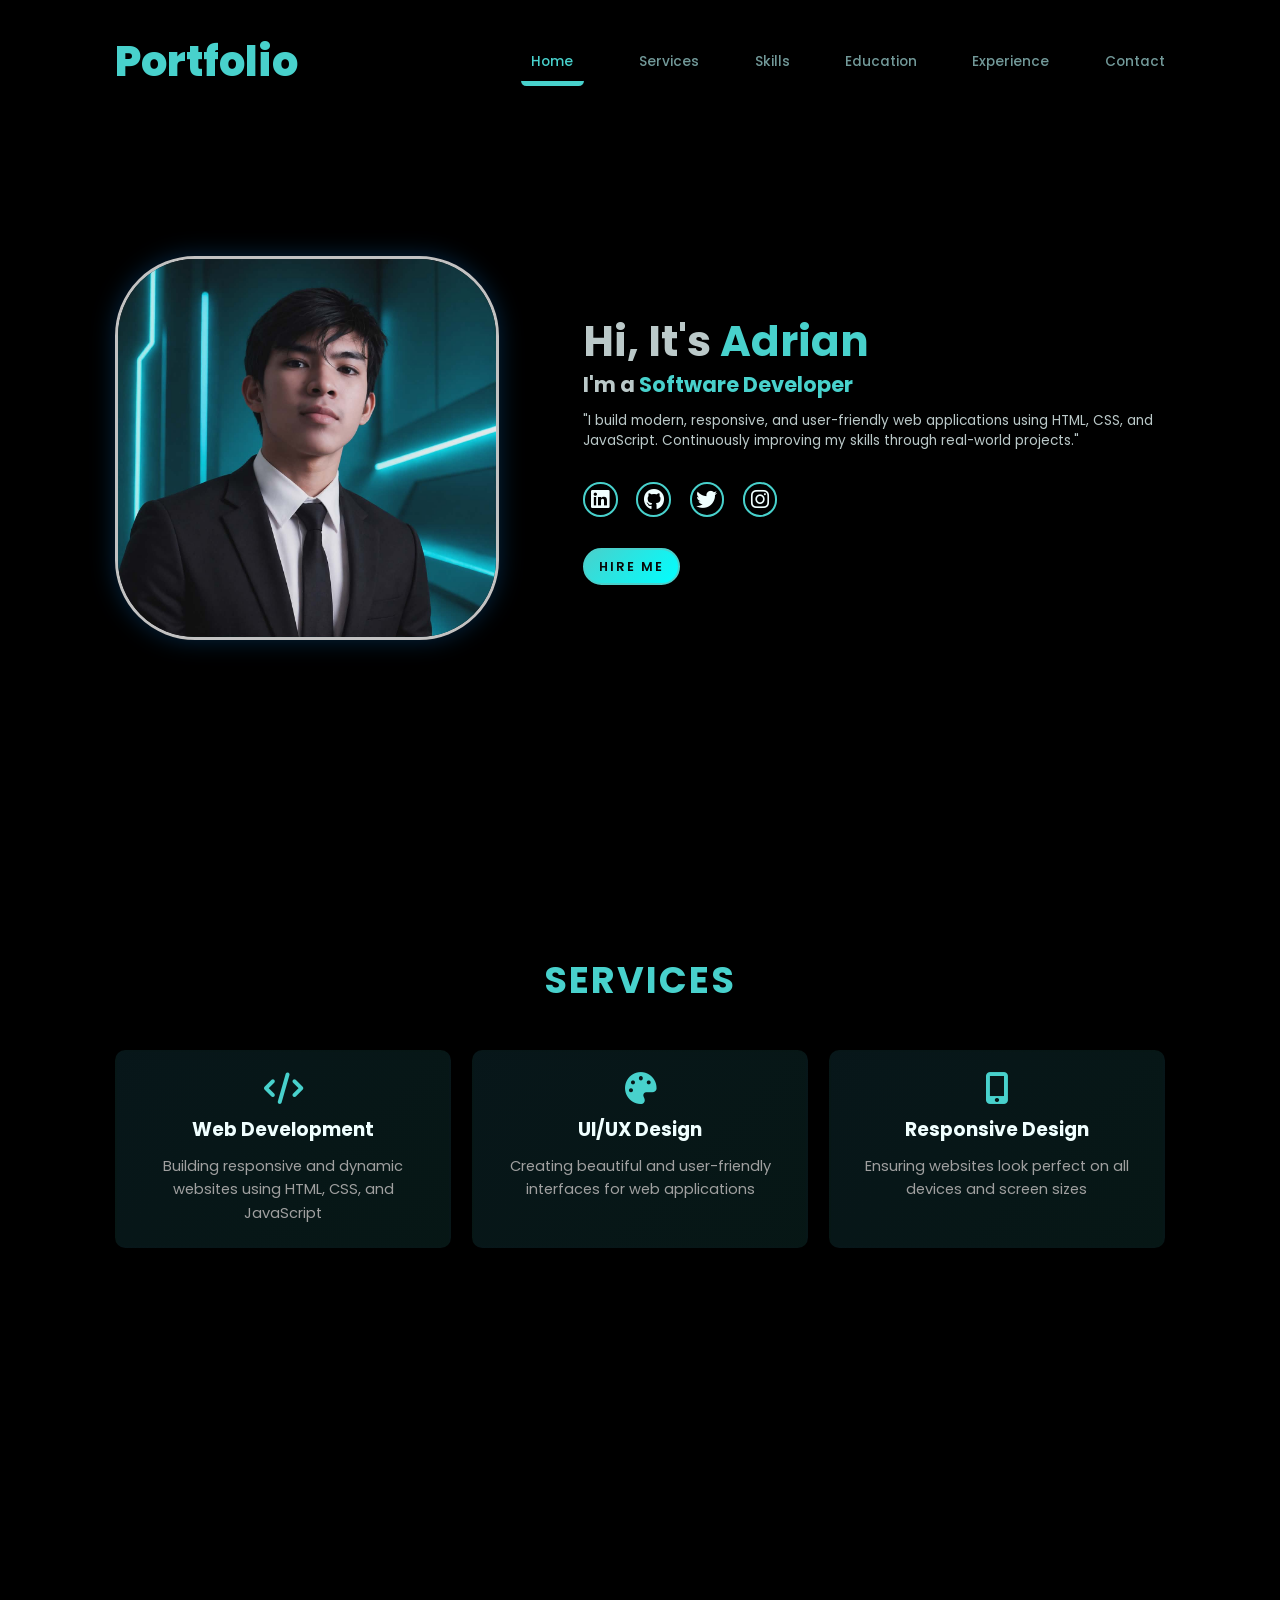
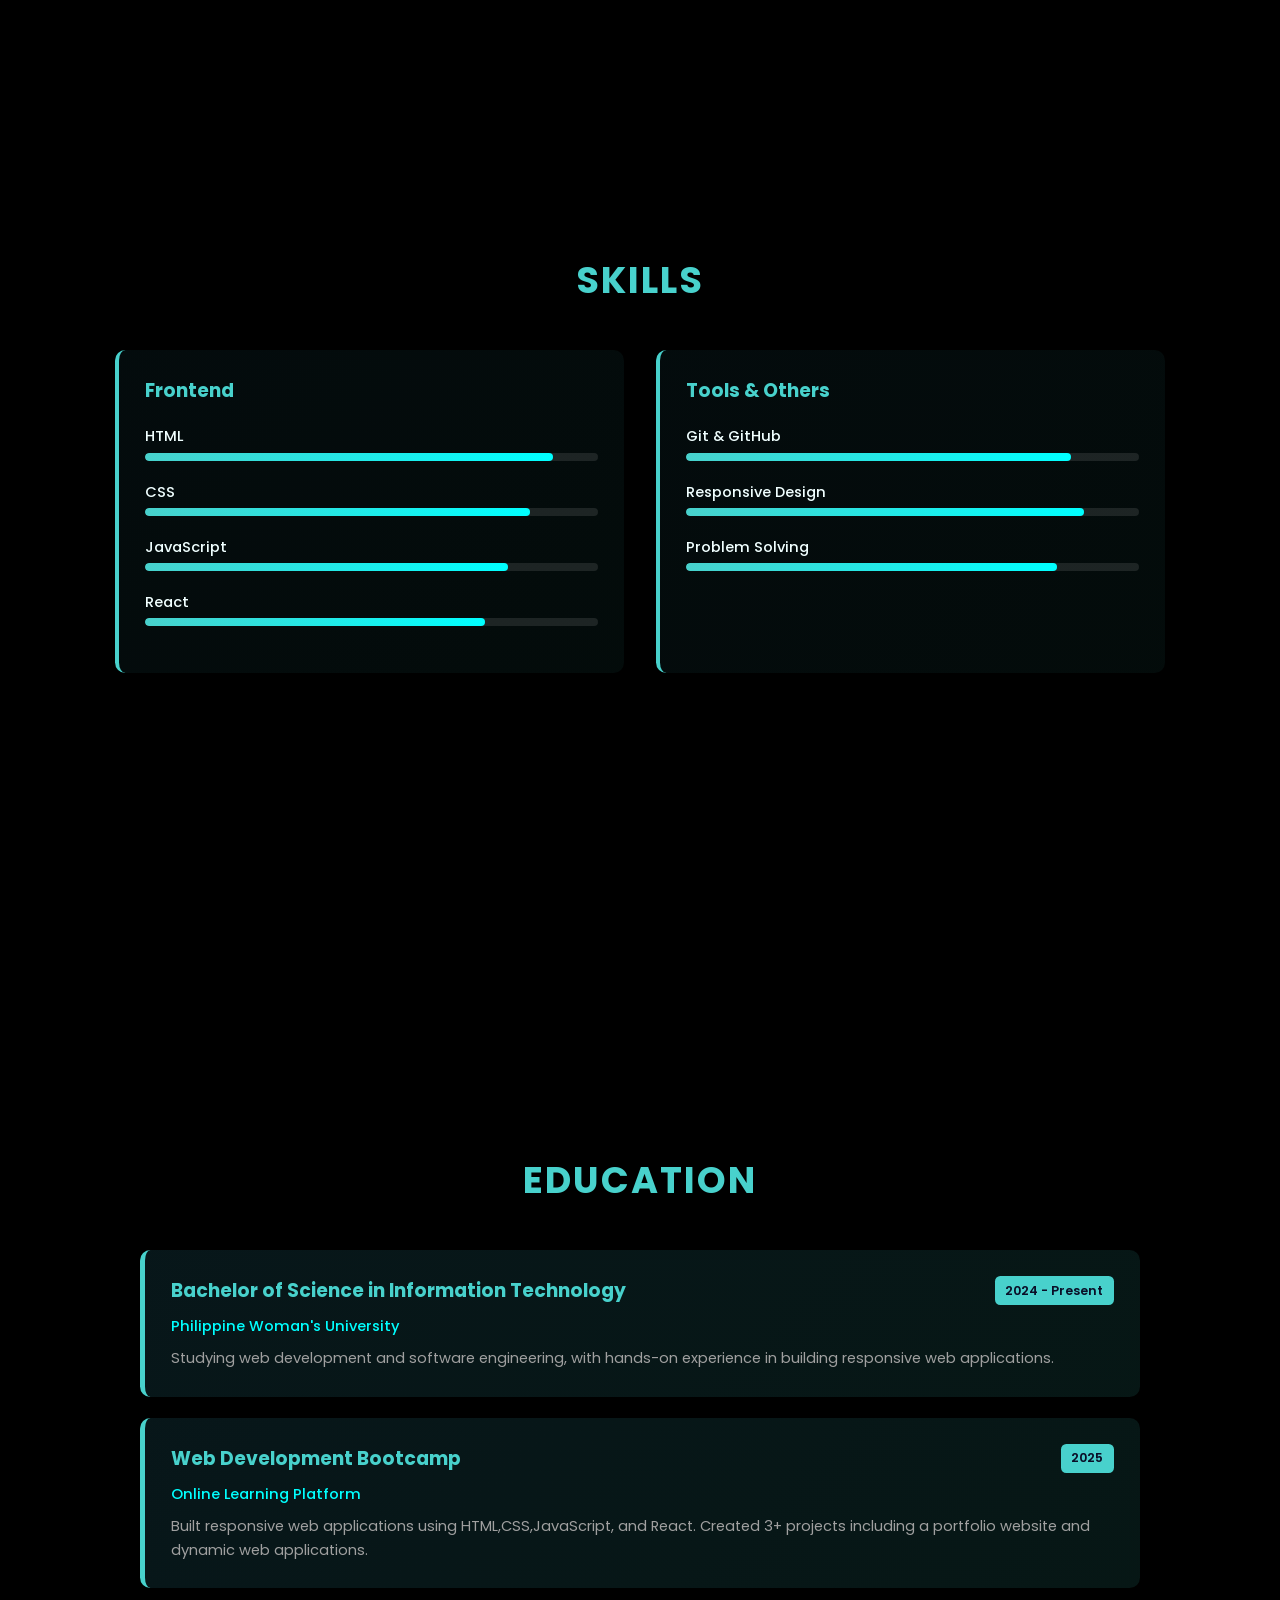
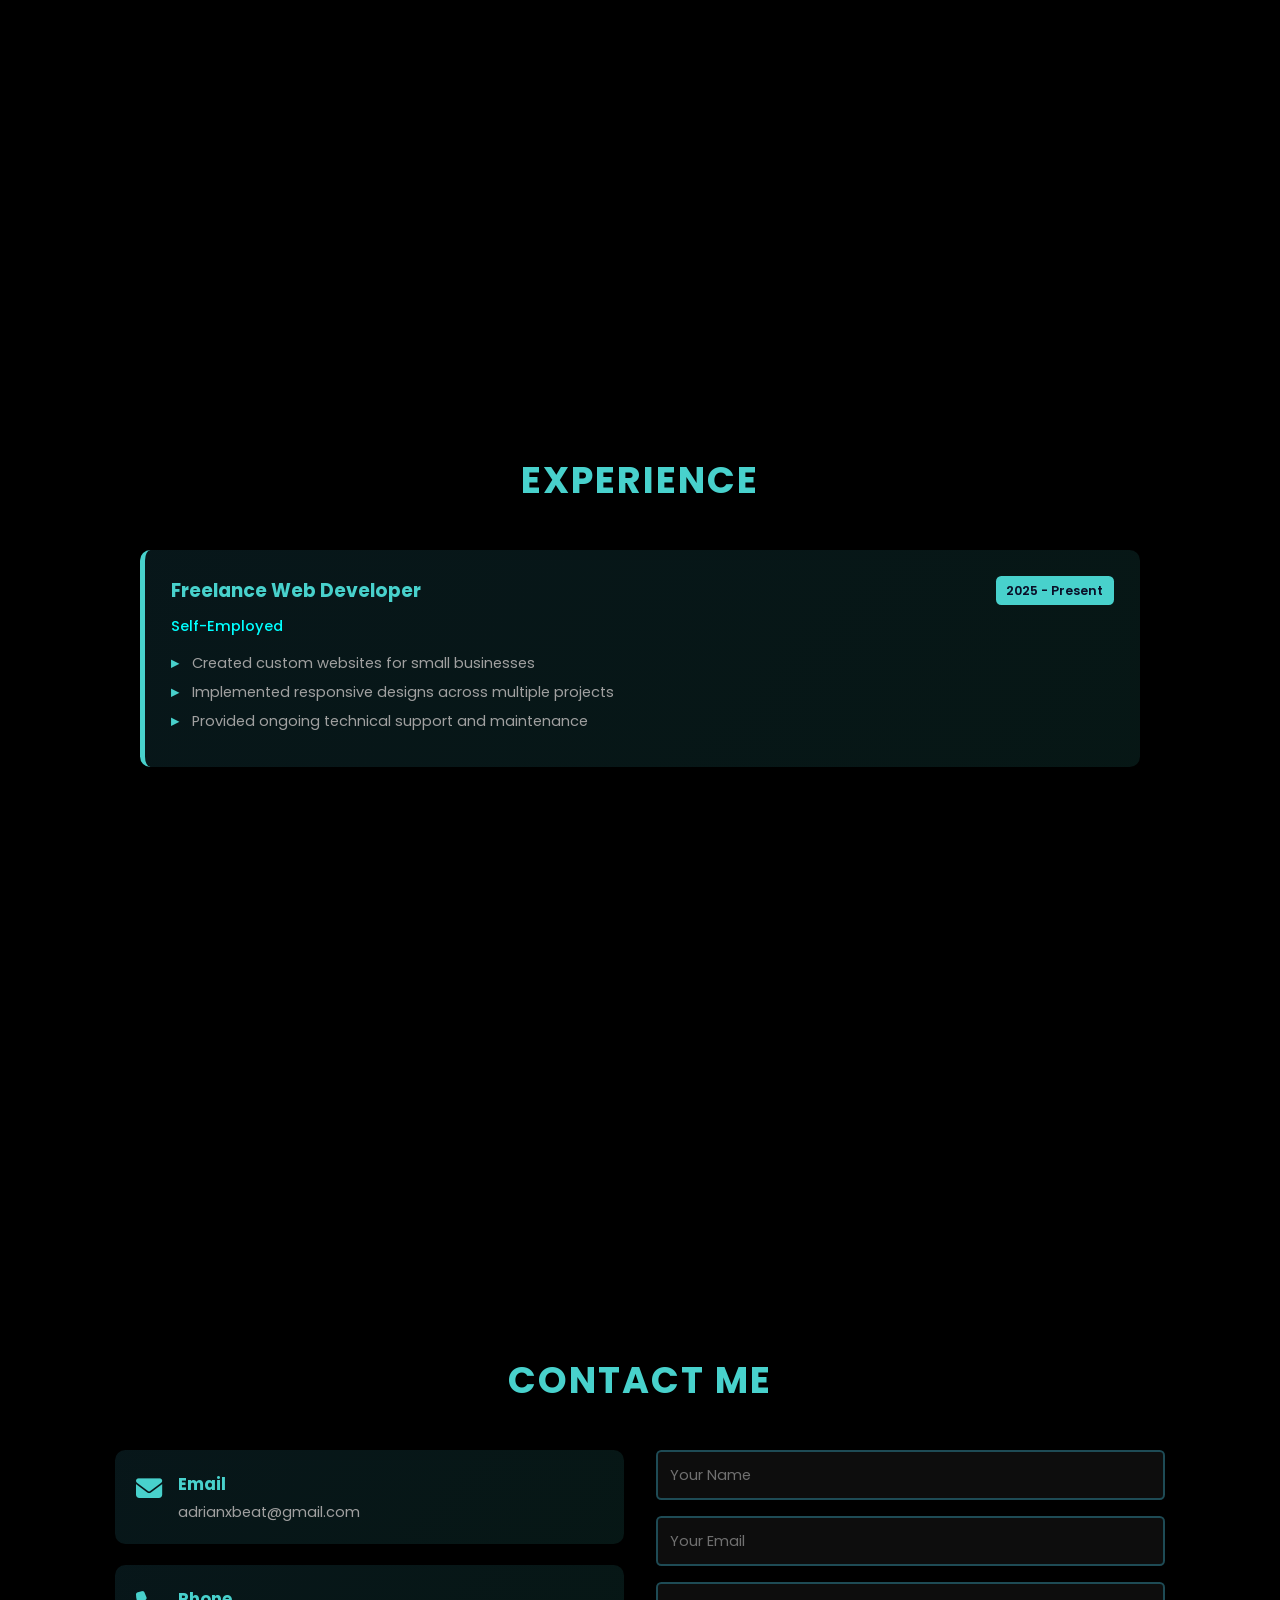
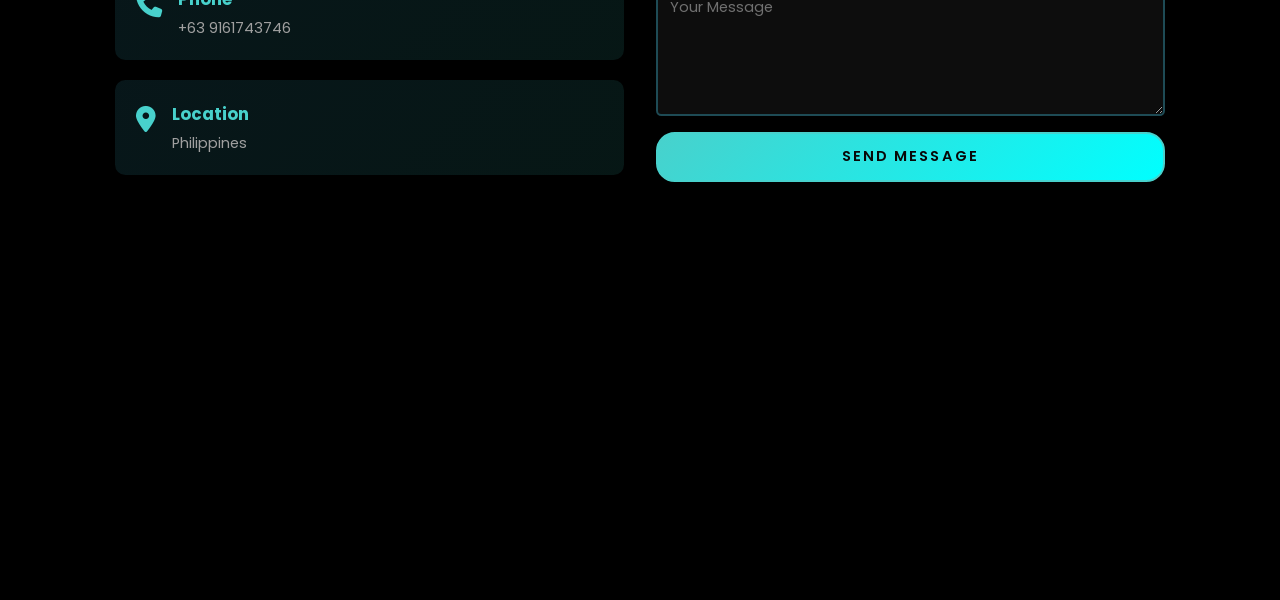
<file: index.html>
<!DOCTYPE html>
<html lang="en">
<head>
    <meta charset="UTF-8">
    <meta name="viewport" content="width=device-width, initial-scale=1.0">
    <title>Portfolio Website</title>
     <link rel="stylesheet" href="https://cdnjs.cloudflare.com/ajax/libs/font-awesome/6.5.1/css/all.min.css">
     
     <link rel="stylesheet" href="style.css">
    
     
</head>
<body>
    <header>
        <a href="#" class="logo"> Portfolio</a>
        
        <nav id="navbar">
            <a href="#home" class="active">Home</a>
            <a href="#services">Services</a>
            <a href="#skills">Skills</a>
            <a href="#education">Education</a>
            <a href="#experience">Experience</a>
            <a href="#contact">Contact</a>
            </nav>

        <div class="menu-toggle" id="menuToggle">
            <span></span>
            <span></span>
            <span></span>
        </div>
            </header>
            <section id="home" class="home">
                <div class="home-img">
                    <img src="image.jpg/xgEoRzJ2.jpeg" alt="Adie's profile">
                    </div>
                <div class="home-content">
                    <h1>Hi, It's <span>Adrian</span></h1>
                    <h3 class="typing-text"> I'm a<span></span></h3>
                    <p>"I build modern, responsive, and user-friendly web applications using HTML, CSS, and JavaScript. Continuously improving my skills through real-world projects."</p>
                    <div class="social-icons">
                        <a href="#"><i class="fa-brands fa-linkedin"></i></a>
                        <a href="https://github.com/SilentDev6767"><i class="fa-brands fa-github"></i></a>
                        <a href="#"><i class="fa-brands fa-twitter"></i></a>
                        <a href="https://www.instagram.com/sincerelyyours_adrian/"><i class="fa-brands fa-instagram"></i></a>
                        </div>
                        <a href="#contact" class="btn">Hire me</a>
                        </div>
            
            </section>

            <!-- SERVICES SECTION -->
            <section id="services" class="services">
                <h2 class="section-title">Services</h2>
                <div class="services-container">
                    <div class="service-card">
                        <i class="fas fa-code"></i>
                        <h3>Web Development</h3>
                        <p>Building responsive and dynamic websites using HTML, CSS, and JavaScript</p>
                    </div>
                    <div class="service-card">
                        <i class="fas fa-palette"></i>
                        <h3>UI/UX Design</h3>
                        <p>Creating beautiful and user-friendly interfaces for web applications</p>
                    </div>
                    <div class="service-card">
                        <i class="fas fa-mobile-alt"></i>
                        <h3>Responsive Design</h3>
                        <p>Ensuring websites look perfect on all devices and screen sizes</p>
                    </div>
                </div>
            </section>

            <!-- SKILLS SECTION -->
            <section id="skills" class="skills">
                <h2 class="section-title">Skills</h2>
                <div class="skills-container">
                    <div class="skill-box">
                        <h3>Frontend</h3>
                        <div class="skill-item">
                            <span>HTML</span>
                            <div class="skill-bar">
                                <div class="skill-progress" style="width: 90%;"></div>
                            </div>
                        </div>
                        <div class="skill-item">
                            <span>CSS</span>
                            <div class="skill-bar">
                                <div class="skill-progress" style="width: 85%;"></div>
                            </div>
                        </div>
                        <div class="skill-item">
                            <span>JavaScript</span>
                            <div class="skill-bar">
                                <div class="skill-progress" style="width: 80%;"></div>
                            </div>
                        </div>
                        <div class="skill-item">
                            <span>React</span>
                            <div class="skill-bar">
                                <div class="skill-progress" style="width: 75%;"></div>
                            </div>
                        </div>
                    </div>
                    <div class="skill-box">
                        <h3>Tools & Others</h3>
                        <div class="skill-item">
                            <span>Git & GitHub</span>
                            <div class="skill-bar">
                                <div class="skill-progress" style="width: 85%;"></div>
                            </div>
                        </div>
                        <div class="skill-item">
                            <span>Responsive Design</span>
                            <div class="skill-bar">
                                <div class="skill-progress" style="width: 88%;"></div>
                            </div>
                        </div>
                        <div class="skill-item">
                            <span>Problem Solving</span>
                            <div class="skill-bar">
                                <div class="skill-progress" style="width: 82%;"></div>
                            </div>
                   
                </div>
            </section>

            <!-- EDUCATION SECTION -->
            <section id="education" class="education">
                <h2 class="section-title">Education</h2>
                <div class="education-container">
                    <div class="edu-card">
                        <div class="edu-header">
                            <h3>Bachelor of Science in Information Technology</h3>
                            <span class="year">2024 - Present</span>
                        </div>
                        <p class="school">Philippine Woman's University</p>
                        <p class="description">Studying web development and software engineering, with hands-on experience in building responsive web applications.</p>
                    </div>
                    <div class="edu-card">
                        <div class="edu-header">
                            <h3>Web Development Bootcamp</h3>
                            <span class="year">2025</span>
                        </div>
                        <p class="school">Online Learning Platform</p>
                        <p class="description">Built responsive web applications using HTML,CSS,JavaScript, and React. Created 3+ projects including a portfolio website and dynamic web applications.</p>
                    </div>
            
                </div>
            </section>

            <!-- EXPERIENCE SECTION -->
            <section id="experience" class="experience">
                <h2 class="section-title">Experience</h2>
                <div class="experience-container">
                   
                    <div class="exp-card">
                        <div class="exp-header">
                            <h3>Freelance Web Developer</h3>
                            <span class="year">2025 - Present</span>
                        </div>
                        <p class="company">Self-Employed</p>
                        <ul class="exp-details">
                            <li>Created custom websites for small businesses</li>
                            <li>Implemented responsive designs across multiple projects</li>
                            <li>Provided ongoing technical support and maintenance</li>
                        </ul>
                    </div>
                </div>
            </section>

            <!-- CONTACT SECTION -->
            <section id="contact" class="contact">
                <h2 class="section-title">Contact Me</h2>
                <div class="contact-container">
                    <div class="contact-info">
                        <div class="contact-item">
                            <i class="fas fa-envelope"></i>
                            <div>
                                <h3>Email</h3>
                                <p>adrianxbeat@gmail.com</p>
                            </div>
                        </div>
                        <div class="contact-item">
                            <i class="fas fa-phone"></i>
                            <div>
                                <h3>Phone</h3>
                                <p>+63 9161743746</p>
                            </div>
                        </div>
                        <div class="contact-item">
                            <i class="fas fa-map-marker-alt"></i>
                            <div>
                                <h3>Location</h3>
                                <p>Philippines</p>
                            </div>
                        </div>
                    </div>
                    <form id="contactForm" action="https://formspree.io/f/xykljeoe" method="POST" class="contact-form" autocomplete="off">
    <input type="text" name="name" placeholder="Your Name" required>
    <input type="email" name="email" placeholder="Your Email" required>
    <textarea name="message" placeholder="Your Message" rows="5" required></textarea>
    <button type="submit" class="btn">Send Message</button>
</form>
 </div>
            </section>

    <script>
        // Menu Toggle
        const menuToggle = document.getElementById('menuToggle');
        const navbar = document.getElementById('navbar');
        const navLinks = document.querySelectorAll('nav a');

        menuToggle.addEventListener('click', () => {
            menuToggle.classList.toggle('active');
            navbar.classList.toggle('active');
        });

        // Close menu when a link is clicked
        navLinks.forEach(link => {
            link.addEventListener('click', () => {
                menuToggle.classList.remove('active');
                navbar.classList.remove('active');
            });
        });
        // Para ma-clear ang form kapag bumalik (Go Back) mula sa Formspree
window.onpageshow = function(event) {
    const theForm = document.getElementById('contactForm');
    if (event.persisted || (window.performance && window.performance.navigation.type === 2)) {
        if (theForm) {
            theForm.reset();
        }
    }
};

// I-reset din agad pagka-click ng submit button
document.getElementById('contactForm').addEventListener('submit', function() {
    const self = this;
    setTimeout(function() {
        self.reset();
    }, 500); 
});
    </script>
         
</body>
</html>
</file>
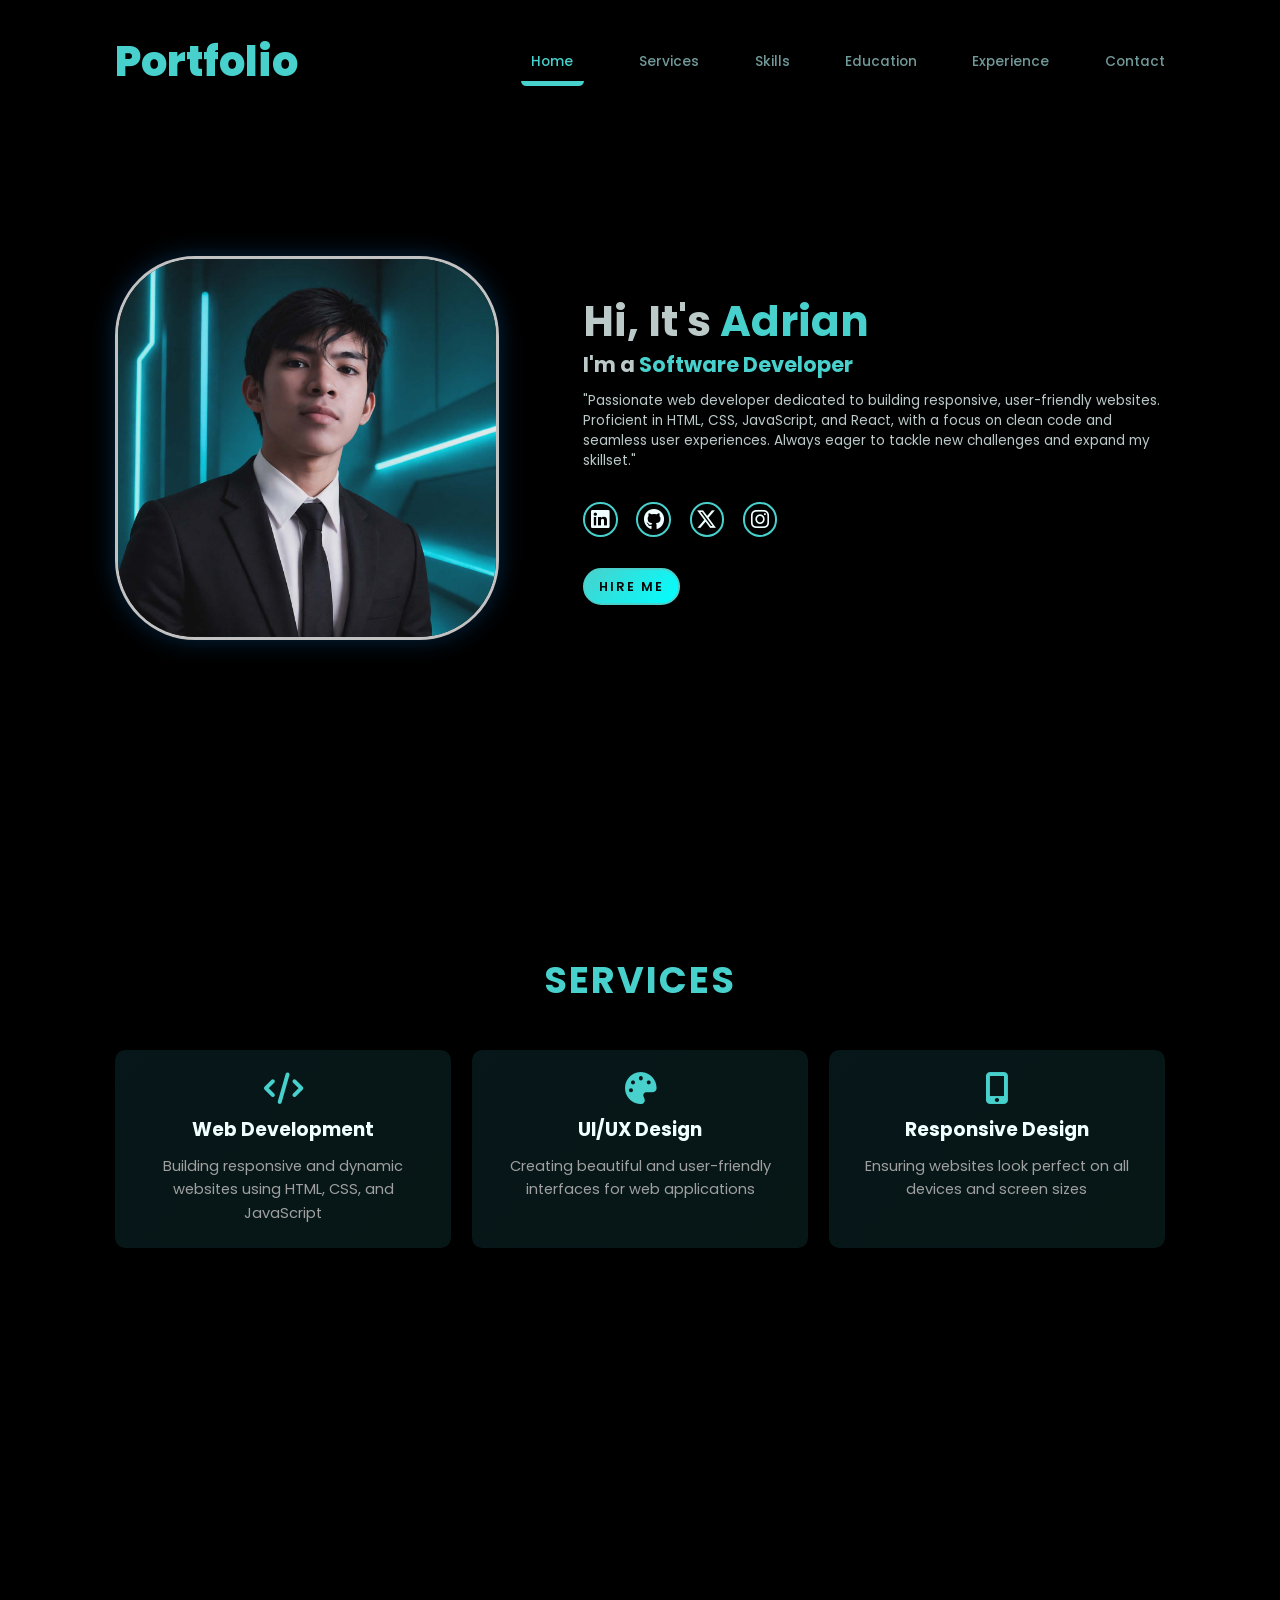
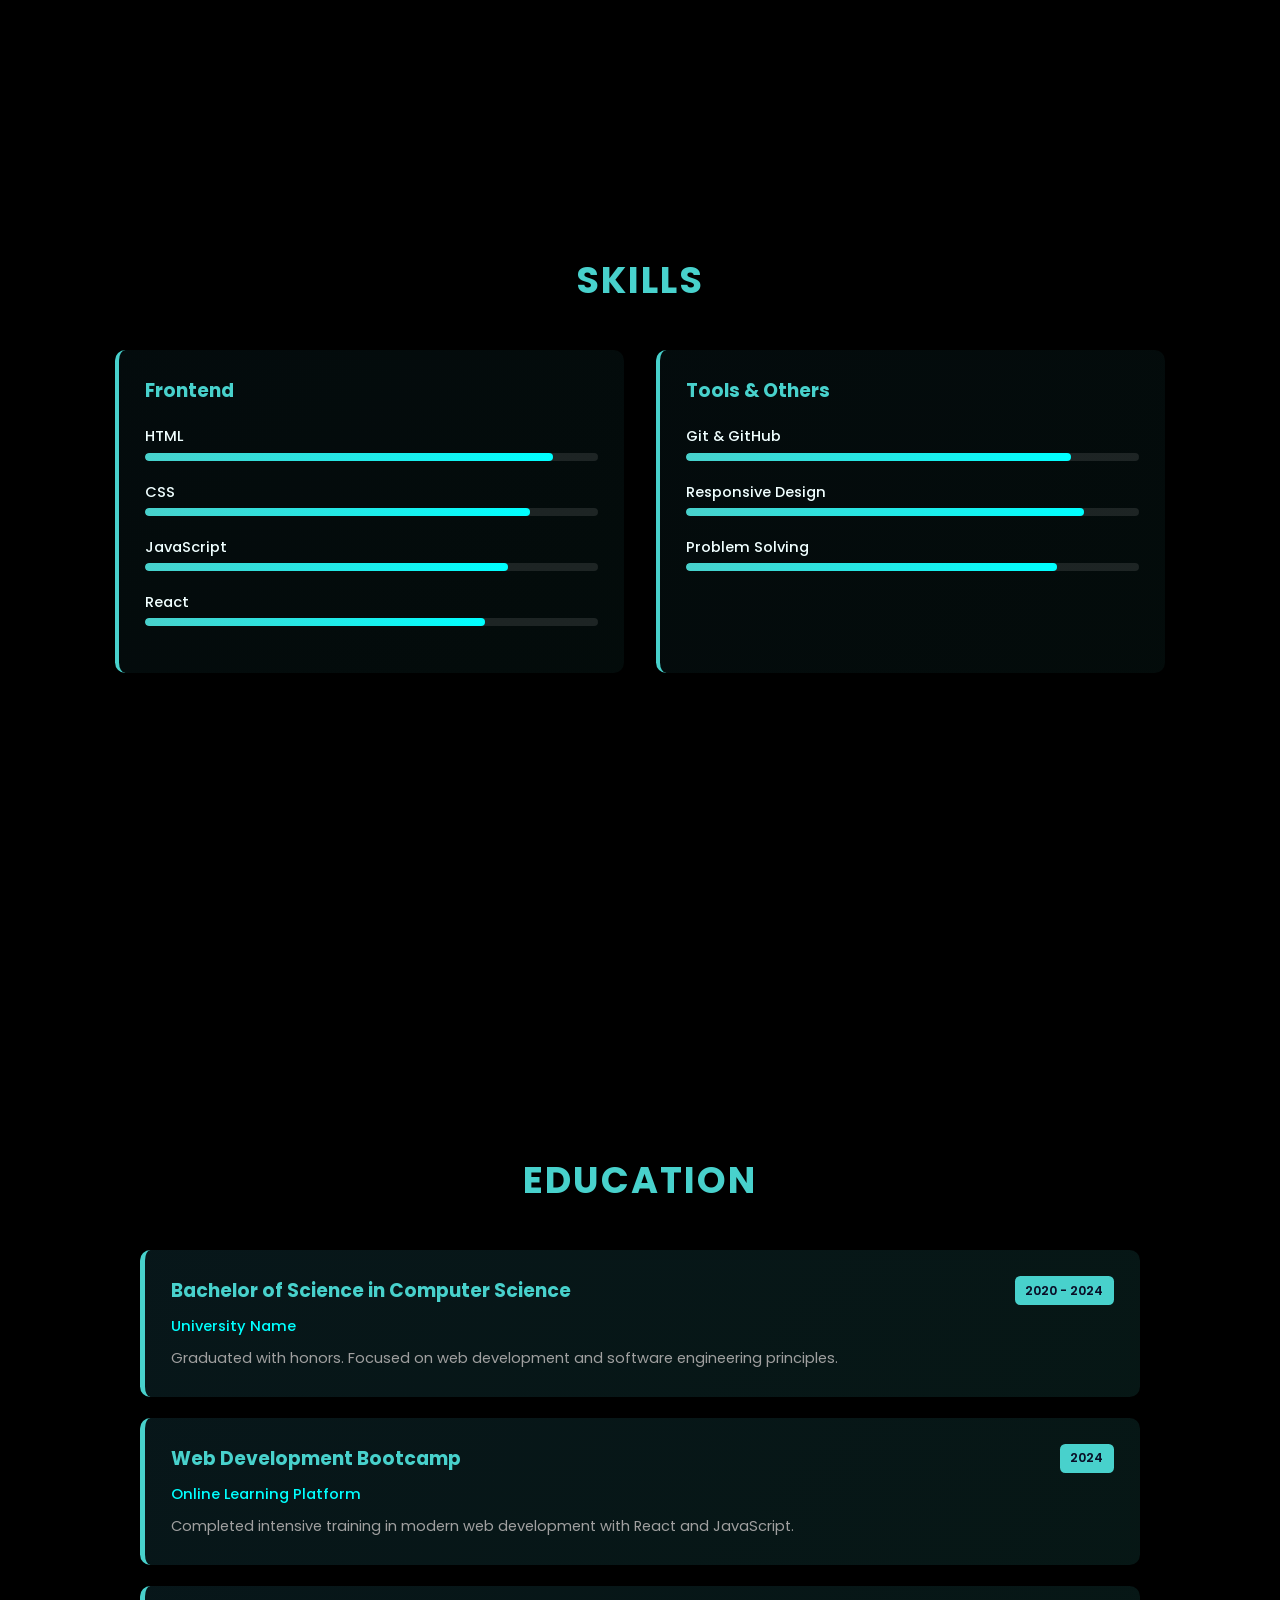
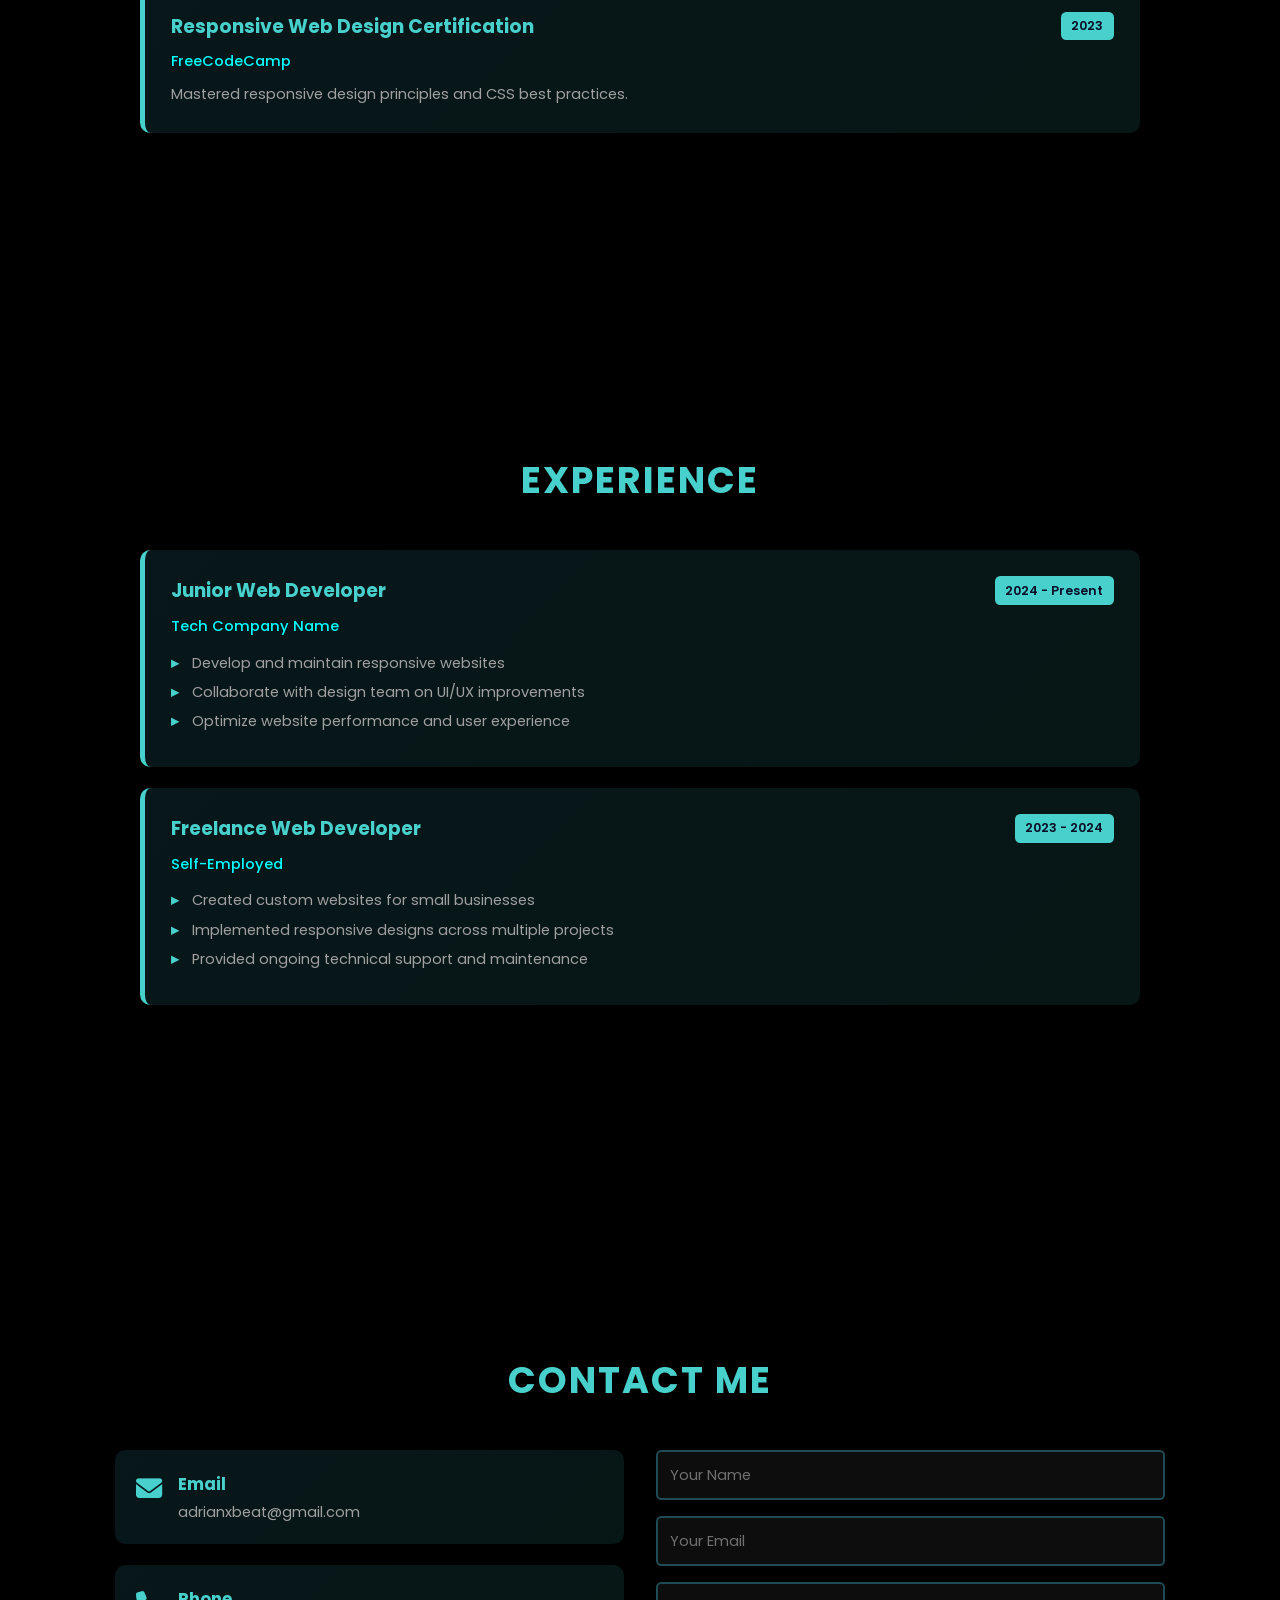
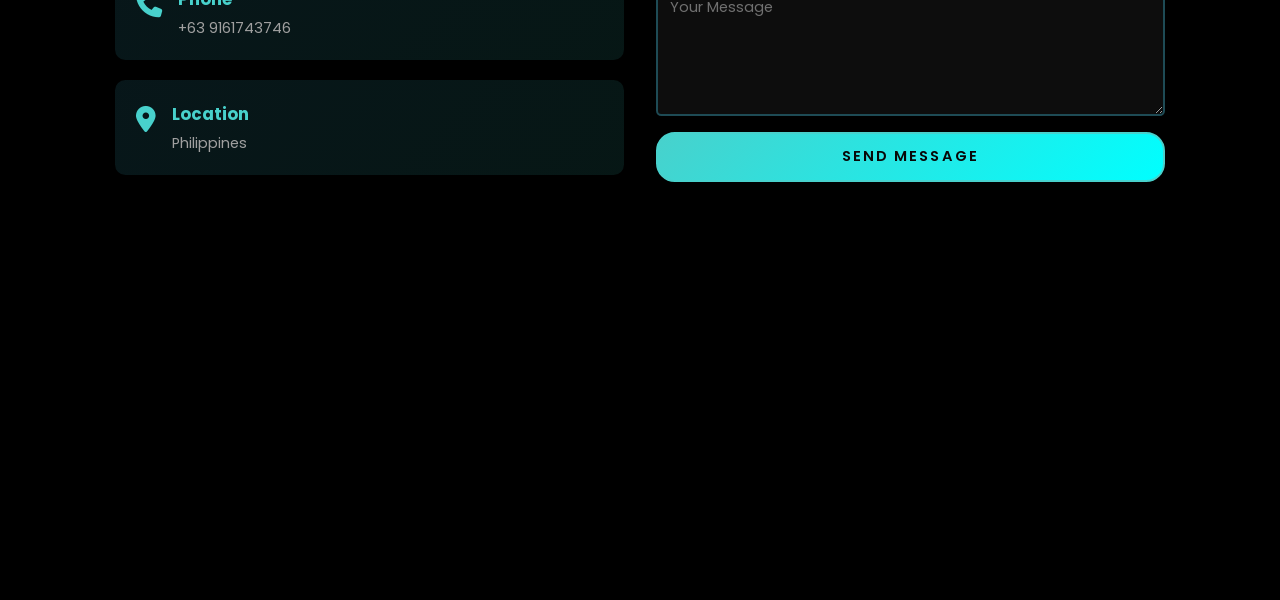
<file: index.backup.html>
<!DOCTYPE html>
<html lang="en">
<head>
    <meta charset="UTF-8">
    <meta name="viewport" content="width=device-width, initial-scale=1.0">
    <title>Portfolio Website</title>
     <link rel="stylesheet" href="https://cdnjs.cloudflare.com/ajax/libs/font-awesome/6.5.1/css/all.min.css">
     
     <link rel="stylesheet" href="style.css">
    
     
</head>
<body>
    <header>
        <a href="#" class="logo"> Portfolio</a>
        
        <nav id="navbar">
            <a href="#home" class="active">Home</a>
            <a href="#services">Services</a>
            <a href="#skills">Skills</a>
            <a href="#education">Education</a>
            <a href="#experience">Experience</a>
            <a href="#contact">Contact</a>
            </nav>

        <div class="menu-toggle" id="menuToggle">
            <span></span>
            <span></span>
            <span></span>
        </div>
            </header>
            <section id="home" class="home">
                <div class="home-img">
                    <img src="image.jpg/xgEoRzJ2.jpeg" alt="Adie's profile">
                    </div>
                <div class="home-content">
                    <h1>Hi, It's <span>Adrian</span></h1>
                    <h3 class="typing-text"> I'm a<span></span></h3>
                    <p>"Passionate web developer dedicated to building responsive, user-friendly websites. Proficient in HTML, CSS, JavaScript, and React, with a focus on clean code and seamless user experiences. Always eager to tackle new challenges and expand my skillset."</p>
                    <div class="social-icons">
                        <a href="#"><i class="fa-brands fa-linkedin"></i></a>
                        <a href="#"><i class="fa-brands fa-github"></i></a>
                        <a href="#"><i class="fa-brands fa-x-twitter"></i></a>
                        <a href="#"><i class="fa-brands fa-instagram"></i></a>
                        </div>
                        <a href="#" class="btn">Hire me</a>
                        </div>
            
            </section>

            <!-- SERVICES SECTION -->
            <section id="services" class="services">
                <h2 class="section-title">Services</h2>
                <div class="services-container">
                    <div class="service-card">
                        <i class="fas fa-code"></i>
                        <h3>Web Development</h3>
                        <p>Building responsive and dynamic websites using HTML, CSS, and JavaScript</p>
                    </div>
                    <div class="service-card">
                        <i class="fas fa-palette"></i>
                        <h3>UI/UX Design</h3>
                        <p>Creating beautiful and user-friendly interfaces for web applications</p>
                    </div>
                    <div class="service-card">
                        <i class="fas fa-mobile-alt"></i>
                        <h3>Responsive Design</h3>
                        <p>Ensuring websites look perfect on all devices and screen sizes</p>
                    </div>
                </div>
            </section>

            <!-- SKILLS SECTION -->
            <section id="skills" class="skills">
                <h2 class="section-title">Skills</h2>
                <div class="skills-container">
                    <div class="skill-box">
                        <h3>Frontend</h3>
                        <div class="skill-item">
                            <span>HTML</span>
                            <div class="skill-bar">
                                <div class="skill-progress" style="width: 90%;"></div>
                            </div>
                        </div>
                        <div class="skill-item">
                            <span>CSS</span>
                            <div class="skill-bar">
                                <div class="skill-progress" style="width: 85%;"></div>
                            </div>
                        </div>
                        <div class="skill-item">
                            <span>JavaScript</span>
                            <div class="skill-bar">
                                <div class="skill-progress" style="width: 80%;"></div>
                            </div>
                        </div>
                        <div class="skill-item">
                            <span>React</span>
                            <div class="skill-bar">
                                <div class="skill-progress" style="width: 75%;"></div>
                            </div>
                        </div>
                    </div>
                    <div class="skill-box">
                        <h3>Tools & Others</h3>
                        <div class="skill-item">
                            <span>Git & GitHub</span>
                            <div class="skill-bar">
                                <div class="skill-progress" style="width: 85%;"></div>
                            </div>
                        </div>
                        <div class="skill-item">
                            <span>Responsive Design</span>
                            <div class="skill-bar">
                                <div class="skill-progress" style="width: 88%;"></div>
                            </div>
                        </div>
                        <div class="skill-item">
                            <span>Problem Solving</span>
                            <div class="skill-bar">
                                <div class="skill-progress" style="width: 82%;"></div>
                            </div>
                        </div>
                    </div>
                </div>
            </section>

            <!-- EDUCATION SECTION -->
            <section id="education" class="education">
                <h2 class="section-title">Education</h2>
                <div class="education-container">
                    <div class="edu-card">
                        <div class="edu-header">
                            <h3>Bachelor of Science in Computer Science</h3>
                            <span class="year">2020 - 2024</span>
                        </div>
                        <p class="school">University Name</p>
                        <p class="description">Graduated with honors. Focused on web development and software engineering principles.</p>
                    </div>
                    <div class="edu-card">
                        <div class="edu-header">
                            <h3>Web Development Bootcamp</h3>
                            <span class="year">2024</span>
                        </div>
                        <p class="school">Online Learning Platform</p>
                        <p class="description">Completed intensive training in modern web development with React and JavaScript.</p>
                    </div>
                    <div class="edu-card">
                        <div class="edu-header">
                            <h3>Responsive Web Design Certification</h3>
                            <span class="year">2023</span>
                        </div>
                        <p class="school">FreeCodeCamp</p>
                        <p class="description">Mastered responsive design principles and CSS best practices.</p>
                    </div>
                </div>
            </section>

            <!-- EXPERIENCE SECTION -->
            <section id="experience" class="experience">
                <h2 class="section-title">Experience</h2>
                <div class="experience-container">
                    <div class="exp-card">
                        <div class="exp-header">
                            <h3>Junior Web Developer</h3>
                            <span class="year">2024 - Present</span>
                        </div>
                        <p class="company">Tech Company Name</p>
                        <ul class="exp-details">
                            <li>Develop and maintain responsive websites</li>
                            <li>Collaborate with design team on UI/UX improvements</li>
                            <li>Optimize website performance and user experience</li>
                        </ul>
                    </div>
                    <div class="exp-card">
                        <div class="exp-header">
                            <h3>Freelance Web Developer</h3>
                            <span class="year">2023 - 2024</span>
                        </div>
                        <p class="company">Self-Employed</p>
                        <ul class="exp-details">
                            <li>Created custom websites for small businesses</li>
                            <li>Implemented responsive designs across multiple projects</li>
                            <li>Provided ongoing technical support and maintenance</li>
                        </ul>
                    </div>
                </div>
            </section>

            <!-- CONTACT SECTION -->
            <section id="contact" class="contact">
                <h2 class="section-title">Contact Me</h2>
                <div class="contact-container">
                    <div class="contact-info">
                        <div class="contact-item">
                            <i class="fas fa-envelope"></i>
                            <div>
                                <h3>Email</h3>
                                <p>adrianxbeat@gmail.com</p>
                            </div>
                        </div>
                        <div class="contact-item">
                            <i class="fas fa-phone"></i>
                            <div>
                                <h3>Phone</h3>
                                <p>+63 9161743746</p>
                            </div>
                        </div>
                        <div class="contact-item">
                            <i class="fas fa-map-marker-alt"></i>
                            <div>
                                <h3>Location</h3>
                                <p>Philippines</p>
                            </div>
                        </div>
                    </div>
                    <form class="contact-form">
                        <input type="text" placeholder="Your Name" required>
                        <input type="email" placeholder="Your Email" required>
                        <textarea placeholder="Your Message" rows="5" required></textarea>
                        <button type="submit" class="btn">Send Message</button>
                    </form>
                </div>
            </section>

    <script>
        // Menu Toggle
        const menuToggle = document.getElementById('menuToggle');
        const navbar = document.getElementById('navbar');
        const navLinks = document.querySelectorAll('nav a');

        menuToggle.addEventListener('click', () => {
            menuToggle.classList.toggle('active');
            navbar.classList.toggle('active');
        });

        // Close menu when a link is clicked
        navLinks.forEach(link => {
            link.addEventListener('click', () => {
                menuToggle.classList.remove('active');
                navbar.classList.remove('active');
            });
        });
    </script>
         
</body>
</html>
</file>
<file: style.css>
@import url('https://fonts.googleapis.com/css2?family=Poppins%3Awght%40100%3B200%3B300%3B400%3B500%3B600&display=swap%27%29%3B');


*{
    margin: 0;
    padding: 0;
    box-sizing: border-box;
    text-decoration: none;
    outline: none;
    font-family: 'Poppins', sans-serif;
}

html{
    font-size: 65.5%;
    scroll-behavior: smooth;
    
}

  body {
    width: 100%;
    height: 100vh;
    overflow-x: hidden;
    background: url("") no-repeat center center fixed;
    background-size: cover;
    color: rgb(187, 201, 201);
} 




header{
    margin-top: 20px;
    position: fixed;
    top: 0;
    left: 0;
    width: 100%;
    padding: 1rem  9%;
    background-color: transparent;
    filter: drop-shadow(10px);   
    display: flex;
    justify-content: space-between;
    align-items: center;
    z-index: 100;
}

.logo{
    font-size: 4rem;
    font-weight: 800;
    font-style: montserrat; ;
    color: mediumturquoise;
    Cursor: pointer;
    transition: 0.5s;
    
}
.logo:hover{
    transition: scale(1.1) ;
    transform: translateY(-10px);

   
}
nav a{
    font-size: 1.3rem;
    color: rgb(114, 153, 153);
    margin-left: 5rem;
    font-weight: 500; 
    transition: 0.3s ease;
    border-bottom: 3px solid transparent;

}
nav a:hover,
   nav a.active{
    color: mediumturquoise;
    border-bottom: 3px solid mediumturquoise;
}
 
nav a:hover,
nav a.active{
    padding: 1rem;
border-radius: 0.5rem;
border-bottom: 0.5rem solid mediumturquoise;
}
/* HAMBURGER MENU */
.menu-toggle {
    display: none;
    flex-direction: column;
    cursor: pointer;
    z-index: 101;
}

.menu-toggle span {
    width: 3rem;
    height: 0.35rem;
    background-color: mediumturquoise;
    margin: 0.4rem 0;
    transition: all 0.3s ease;
    border-radius: 2px;
}

.menu-toggle.active span:nth-child(1) {
    transform: rotate(45deg) translate(0.8rem, 1.5rem);
}

.menu-toggle.active span:nth-child(2) {
    opacity: 0;
}

.menu-toggle.active span:nth-child(3) {
    transform: rotate(-45deg) translate(0.8rem, -1.5rem);
}


section{
   min-height: 100vh;
   padding: 5rem 9% 5rem ;
   scroll-margin-top: 100px; /* Adjust this value based on your header height */
}
 .home {
    display: flex;
    justify-content: center;
    align-items: center;
    gap: 8rem;
    background: url("") no-repeat center center;
    background-size: cover;
    background-color: black; /* fallback color */
}
    

.home .home-content h1{
    font-size: 4rem;
    font-weight: 700;
    line-height: 1.3;
    
}

/* SERVICES SECTION */
.services {
    background-color: #000000;
    padding: 5rem 9%;
}

.section-title {
    font-size: 3.5rem;
    font-weight: 700;
    text-align: center;
    margin-bottom: 4rem;
    color: mediumturquoise;
    text-transform: uppercase;
    letter-spacing: 2px;
}

.services-container {
    display: grid;
    grid-template-columns: repeat(auto-fit, minmax(280px, 1fr));
    gap: 2rem;
    max-width: 1200px;
    margin: 0 auto;
}

.service-card {
    background: linear-gradient(135deg, rgba(72, 219, 251, 0.1), rgba(64, 224, 208, 0.1));
    padding: 2rem;
    border-radius: 1rem;
    text-align: center;
    border: 2px solid transparent;
    transition: all 0.3s ease;
    cursor: pointer;
}

.service-card:hover {
    border-color: mediumturquoise;
    transform: translateY(-10px);
    box-shadow: 0 10px 30px rgba(72, 219, 251, 0.3);
}

.service-card i {
    font-size: 3rem;
    color: mediumturquoise;
    margin-bottom: 1rem;
}

.service-card h3 {
    font-size: 1.8rem;
    margin-bottom: 1rem;
    color: azure;
}

.service-card p {
    font-size: 1.4rem;
    color: #a0a0a0;
    line-height: 1.6;
}

/* SKILLS SECTION */
.skills {
    background-color: #000000;
    padding: 5rem 9%;
}

.skills-container {
    display: grid;
    grid-template-columns: repeat(auto-fit, minmax(300px, 1fr));
    gap: 3rem;
    max-width: 1200px;
    margin: 0 auto;
}

.skill-box {
    background: linear-gradient(135deg, rgba(72, 219, 251, 0.05), rgba(64, 224, 208, 0.05));
    padding: 2.5rem;
    border-radius: 1rem;
    border-left: 4px solid mediumturquoise;
}

.skill-box h3 {
    font-size: 1.8rem;
    color: mediumturquoise;
    margin-bottom: 2rem;
}

.skill-item {
    margin-bottom: 2rem;
}

.skill-item span {
    display: block;
    font-size: 1.4rem;
    color: azure;
    margin-bottom: 0.5rem;
    font-weight: 500;
}

.skill-bar {
    height: 8px;
    background-color: rgba(255, 255, 255, 0.1);
    border-radius: 10px;
    overflow: hidden;
}

.skill-progress {
    height: 100%;
    background: linear-gradient(90deg, mediumturquoise, cyan);
    border-radius: 10px;
    transition: width 0.3s ease;
}

/* EDUCATION SECTION */
.education {
    background-color: #000000;
    padding: 5rem 9%;
}

.education-container {
    max-width: 1000px;
    margin: 0 auto;
    display: flex;
    flex-direction: column;
    gap: 2rem;
}

.edu-card {
    background: linear-gradient(135deg, rgba(72, 219, 251, 0.1), rgba(64, 224, 208, 0.1));
    padding: 2.5rem;
    border-radius: 1rem;
    border-left: 5px solid mediumturquoise;
    transition: all 0.3s ease;
}

.edu-card:hover {
    transform: translateX(10px);
    box-shadow: 0 10px 30px rgba(72, 219, 251, 0.2);
}

.edu-header {
    display: flex;
    justify-content: space-between;
    align-items: flex-start;
    margin-bottom: 1rem;
}

.edu-card h3 {
    font-size: 1.8rem;
    color: mediumturquoise;
    flex: 1;
}

.edu-card .year {
    background-color: mediumturquoise;
    color: #0a0e27;
    padding: 0.5rem 1rem;
    border-radius: 0.5rem;
    font-weight: 600;
    font-size: 1.2rem;
    white-space: nowrap;
    margin-left: 1rem;
}

.school {
    font-size: 1.4rem;
    color: cyan;
    margin-bottom: 1rem;
    font-weight: 500;
}

.edu-card .description {
    font-size: 1.4rem;
    color: #a0a0a0;
    line-height: 1.6;
}

/* EXPERIENCE SECTION */
.experience {
    background-color: #000000;
    padding: 5rem 9%;
}

.experience-container {
    max-width: 1000px;
    margin: 0 auto;
    display: flex;
    flex-direction: column;
    gap: 2rem;
}

.exp-card {
    background: linear-gradient(135deg, rgba(72, 219, 251, 0.1), rgba(64, 224, 208, 0.1));
    padding: 2.5rem;
    border-radius: 1rem;
    border-left: 5px solid mediumturquoise;
    transition: all 0.3s ease;
}

.exp-card:hover {
    transform: translateX(10px);
    box-shadow: 0 10px 30px rgba(72, 219, 251, 0.2);
}

.exp-header {
    display: flex;
    justify-content: space-between;
    align-items: flex-start;
    margin-bottom: 1rem;
}

.exp-card h3 {
    font-size: 1.8rem;
    color: mediumturquoise;
    flex: 1;
}

.exp-card .year {
    background-color: mediumturquoise;
    color: #0a0e27;
    padding: 0.5rem 1rem;
    border-radius: 0.5rem;
    font-weight: 600;
    font-size: 1.2rem;
    white-space: nowrap;
    margin-left: 1rem;
}

.company {
    font-size: 1.4rem;
    color: cyan;
    margin-bottom: 1.5rem;
    font-weight: 500;
}

.exp-details {
    list-style: none;
}

.exp-details li {
    font-size: 1.4rem;
    color: #a0a0a0;
    margin-bottom: 0.8rem;
    padding-left: 2rem;
    position: relative;
}

.exp-details li:before {
    content: "▸";
    position: absolute;
    left: 0;
    color: mediumturquoise;
    font-weight: bold;
}

/* CONTACT SECTION */
.contact {
    background-color: #000000;
    padding: 5rem 9%;
}

.contact-container {
    max-width: 1200px;
    margin: 0 auto;
    display: grid;
    grid-template-columns: 1fr 1fr;
    gap: 3rem;
}

.contact-info {
    display: flex;
    flex-direction: column;
    gap: 2rem;
}

.contact-item {
    display: flex;
    gap: 1.5rem;
    align-items: flex-start;
    background: linear-gradient(135deg, rgba(72, 219, 251, 0.1), rgba(64, 224, 208, 0.1));
    padding: 2rem;
    border-radius: 1rem;
    transition: all 0.3s ease;
}

.contact-item:hover {
    transform: translateY(-5px);
    box-shadow: 0 10px 30px rgba(72, 219, 251, 0.2);
}

.contact-item i {
    font-size: 2.5rem;
    color: mediumturquoise;
    margin-top: 0.5rem;
}

.contact-item h3 {
    font-size: 1.6rem;
    color: mediumturquoise;
    margin-bottom: 0.5rem;
}

.contact-item p {
    font-size: 1.4rem;
    color: #a0a0a0;
}

.contact-form {
    display: flex;
    flex-direction: column;
    gap: 1.5rem;
}

.contact-form input,
.contact-form textarea {
    padding: 1.2rem;
    background-color: rgba(255, 255, 255, 0.05);
    border: 2px solid rgba(72, 219, 251, 0.3);
    border-radius: 0.5rem;
    color: azure;
    font-size: 1.4rem;
    font-family: 'Poppins', sans-serif;
    transition: all 0.3s ease;
}

.contact-form input:focus,
.contact-form textarea:focus {
    outline: none;
    border-color: mediumturquoise;
    box-shadow: 0 0 20px rgba(72, 219, 251, 0.3);
}

.contact-form input::placeholder,
.contact-form textarea::placeholder {
    color: #707070;
}

.contact-form .btn {
    padding: 1.2rem 2.5rem;
    font-size: 1.4rem;
    font-weight: 600;
}

/* BUTTON STYLING */
.btn {
    display: inline-block;
    padding: 1rem 2.5rem;
    background: linear-gradient(135deg, mediumturquoise, cyan);
    color: #0a0e27;
    border-radius: 0.5rem;
    font-size: 1.6rem;
    font-weight: 600;
    cursor: pointer;
    transition: all 0.3s ease;
    text-transform: uppercase;
    letter-spacing: 1px;
    border: none;
}

.btn:hover {
    transform: scale(1.05);
    box-shadow: 0 10px 30px rgba(72, 219, 251, 0.4);
}

/* RESPONSIVE DESIGN */
@media (max-width: 768px) {
    .contact-container {
        grid-template-columns: 1fr;
    }

    .edu-header,
    .exp-header {
        flex-direction: column;
    }

    .edu-card .year,
    .exp-card .year {
        margin-left: 0;
        margin-top: 1rem;
    }

    .section-title {
        font-size: 2.5rem;
    }

    nav a {
        margin-left: 2rem;
        font-size: 1.4rem;
    }

    /* Mobile Menu */
    .menu-toggle {
        display: flex;
    }

    nav {
        position: fixed;
        left: -100%;
        top: 70px;
        flex-direction: column;
        background-color: rgba(10, 14, 39, 0.98);
        width: 100%;
        text-align: center;
        transition: 0.3s ease;
        border-top: 2px solid mediumturquoise;
        padding: 2rem 0;
    }

    nav.active {
        left: 0;
    }

    nav a {
        display: block;
        margin: 1rem 0;
        font-size: 1.6rem;
        margin-left: 0;
    }

    header {
        padding: 1rem 5%;
    }

    .logo {
        font-size: 2.5rem;
    }
}


span{
    color: mediumturquoise;
}

.home .home-content h3{
    font-size: 2rem;
    margin-bottom: 1rem;
    font-weight: 700;
    
}
.home-content p{
    font-size: 1.3rem;   /* adjust this value */
}

.home-img{
    border-radius: 50%;
}
.home-img img{
    position: relative;
    width: 30vw;
    border-radius: 80px;
    border: 3px solid #c2c2c2;
    box-shadow: 0 0 25px rgba(8, 64, 110, 0.6), inset 0 0 10px rgba(179, 179, 179, 0.3);
    cursor: pointer;
    transition: all 0.3s ease;

}
.home-img img:hover{
    font-size: 1.8rem;
    font-weight: 500;
    transform: translateY(-10px);

}

.social-icons a{
    display: inline-flex;
    justify-content: center;
    align-items: center;
    width: 3.3rem;
    height: 3.3rem;
    background-color: transparent;
    border: 0.2rem solid mediumturquoise;
    font-size: 2.0rem;
    border-radius: 50%;
    margin: 3rem 1.5rem 3rem 0;
    transition: 0.3s ease;
    color: azure;
}
.social-icons a:hover{
    color: black;
    transform: scale(1.3) translateY(-5px);
    background-color: mediumturquoise;
    box-shadow: 0 0 25px  mediumturquoise;
   
}
.btn{
    display: inline-block;
    padding: 0.7rem 1.3rem;
    background-color: black;
    border-radius: 1.8rem;
    font-size: 1.2rem;
    color: rgb(8, 8, 8);
    letter-spacing: 0.2rem;
    font-weight: 600;
    border: 2px solid mediumturquoise;
    transition: 0.3s ease;
    cursor: pointer;
}
.btn:hover{
    transform: scale3d(1.03);
    background-color: mediumturquoise;
    color: black;
    box-shadow: 0 0 25px mediumturquoise;
}
.typing-text{
    font-size: 34px;
    font-weight: 600;
   min-width: 280px;
}
.typing-text span{
    position: relative;
}
.typing-text span::before{
    content: " Software Developer";
    color: mediumturquoise;
    animation: words 20s infinite;
}
.typing-text span::before{
    animation: words 20s infinite;
}
.typing-text span::after{
    content: "";
    background-color: black;
    position: absolute;
    width: calc(100% + 8px);
    height: 100%;
    border-left: 3px solid black;
    right: -8;
    animation: cursor 0.6s infinite;


}
@keyframes cursor{
    to{
        border-left: 3px solid mediumturquoise;

    }
    
}

@keyframes words {  
    0%, 18%, 100% {
        content: " Web Developer";
    }
    40% {
        content: " Frontend Developer";
    }
    60% {
        content: " UI/UX Designer";
    }
    80%{
        content: " BSIT Student";
    }
   
}

/* Mobile Responsive Design */
@media (max-width: 995px) {
    header {
        flex-direction: column;
        align-items: flex-start;
        padding: 1rem 5%;
        gap: 1rem;
        
    }

    nav {
        position: absolute;
        top: 80%;
        right: 0%;
        width: 25%;
        border-right: 3px solid mediumturquoise;
        border-bottom: 3px solid mediumturquoise;
        border-bottom-right-radius: 2rem;
        padding: 1rem solid;
        background-color: rgb(44, 44, 44);
        border-top: 0.2rem solid rgba(7, 156, 156, 0.6);

    }

    nav a {
        display: block;
        font-size: 1.6rem;
        margin: 0.4rem 0.8rem 0 0;
        padding: 0.7rem 1rem;
        border-bottom: 0.3rem solid transparent;
        border-radius: 0.5rem;
    }

    nav a:hover,
    nav a.active {
        color: mediumturquoise;
        border-bottom: 0.3rem solid mediumturquoise;
    }

    .home {
        flex-direction: column;
        gap: 3rem;
        text-align: center;
        padding-top: 7rem;
    }

    .home .home-content h1 {
        font-size: 3rem;
    }

    .home .home-content h3 {
        font-size: 1.8rem;
    }

    .home-content p {
        font-size: 1.1rem;
    }

    .home-img img {
        width: 65vw;
        max-width: 280px;
    }

    .social-icons {
        justify-content: center;
        flex-wrap: wrap;
    }

    .social-icons a {
        margin: 1rem 0.rem 0 0;
    }
    .btn{
    display: inline-block;
    padding: 0.5rem 1.3rem;
    background-color: black;
    border-radius: 1.8rem;
    font-size: 1.2rem;
    color: rgb(8, 8, 8);
    letter-spacing: 0.2rem;
    font-weight: 500;
    border: 1px solid mediumturquoise;
    transition: 0.3s ease;
    cursor: pointer;
    }
    
    
}
</file>
